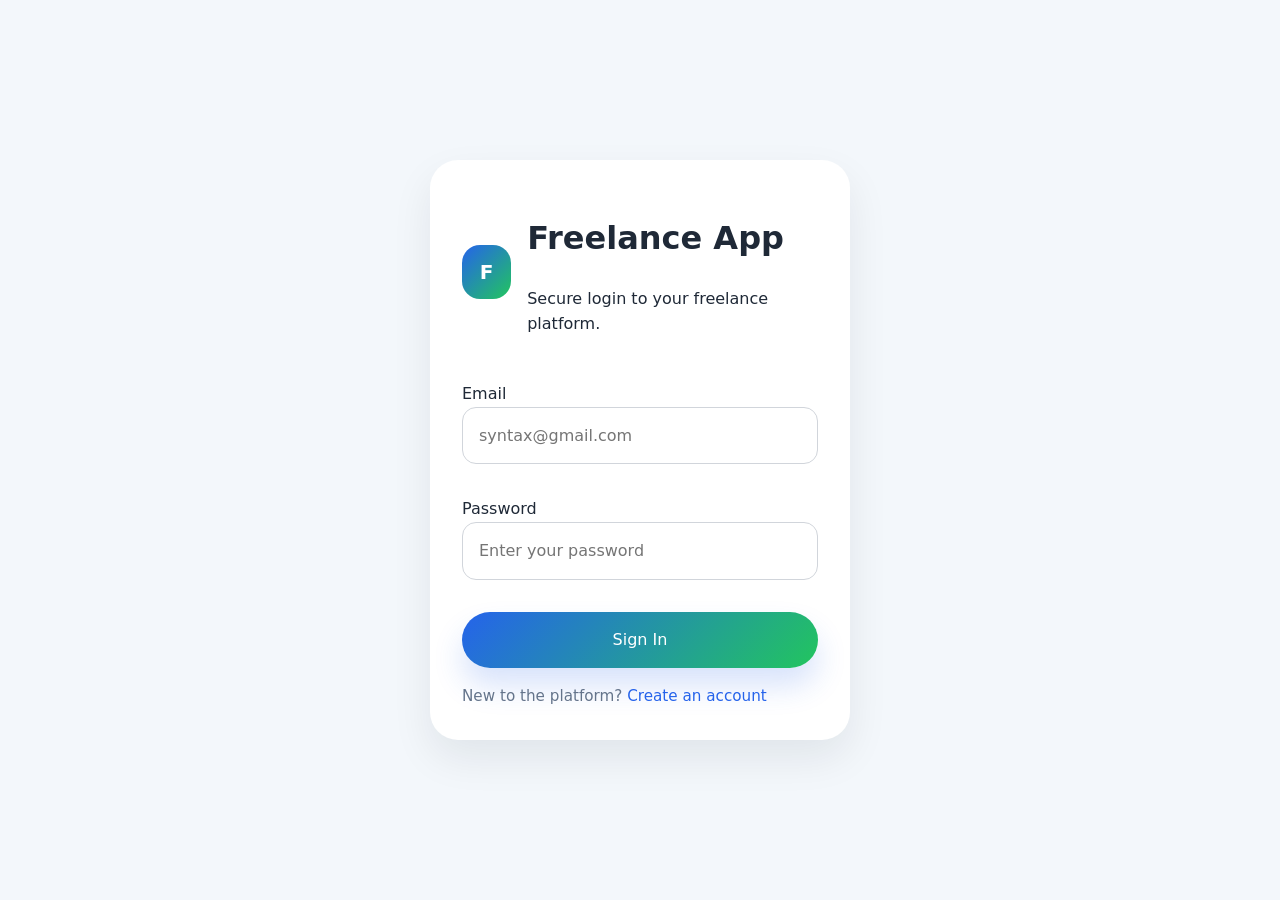
<file: src/main/resources/static/index.html>
<!DOCTYPE html>
<html lang="en">
<head>
  <meta charset="UTF-8" />
  <meta name="viewport" content="width=device-width, initial-scale=1.0" />
  <title>Login | Freelance Application Platform</title>
  <link rel="stylesheet" href="css/style.css" />
</head>
<body>
  <div class="auth-page">
    <div class="auth-card">
      <div class="brand-block">
        <div class="brand-mark">F</div>
        <div>
          <h1>Freelance App</h1>
          <p>Secure login to your freelance platform.</p>
        </div>
      </div>
      <form id="loginForm" class="auth-form">
        <div class="form-group">
          <label for="loginEmail">Email</label>
          <input type="email" id="loginEmail" placeholder="syntax@gmail.com" required />
        </div>
        <div class="form-group">
          <label for="loginPassword">Password</label>
          <input type="password" id="loginPassword" placeholder="Enter your password" required />
        </div>
        <button type="submit" class="btn btn-primary btn-block">Sign In</button>
        <p class="form-note">New to the platform? <a href="register.html">Create an account</a></p>
      </form>
    </div>
  </div>
  <script src="js/api.js"></script>
  <script src="js/main.js"></script>
  <script src="js/auth.js"></script>
</body>
</html>
</file>
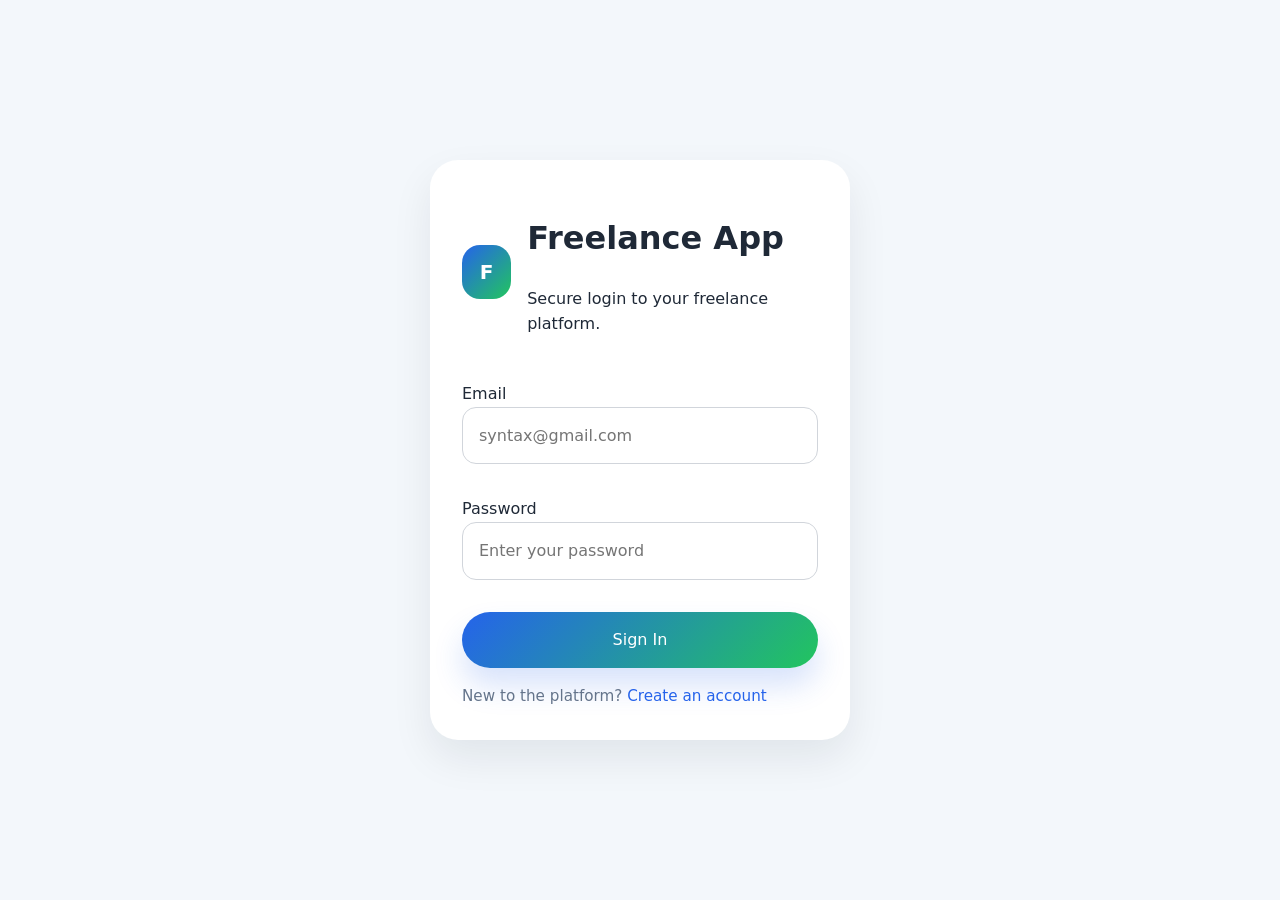
<file: src/main/resources/static/admin.html>
<!DOCTYPE html>
<html lang="en">
<htlm lang="sw">
<head>
  <meta charset="UTF-8" />
  <meta name="viewport" content="width=device-width, initial-scale=1.0" />
  <title>Admin Panel | Freelance Application Platform</title>
  <link rel="stylesheet" href="css/style.css" />
  <link rel="stylesheet" href="css/dashboard.css" />
</head>
<body>
  <div class="dashboard-shell">
    <aside class="sidebar" id="sidebar">
      <div class="brand-sidebar">
        <div class="brand-mark small">F</div>
        <div>
          <h2>Freelance App</h2>
          <p>Work, manage, connect.</p>
        </div>
      </div>
      <nav class="sidebar-nav">
        <a href="dashboard.html" class="nav-link">Dashboard</a>
        <a href="jobs.html" class="nav-link">Jobs</a>
        <a href="applications.html" class="nav-link">Applications</a>
        <a href="chat.html" class="nav-link">Chat</a>
        <a href="notifications.html" class="nav-link">Notifications</a>
        <a href="profile.html" class="nav-link">Profile</a>
        <a href="admin.html" class="nav-link active role-admin">Admin Panel</a>
      </nav>
    </aside>
    <div class="main-content">
      <header class="topbar">
        <button class="icon-btn sidebar-toggle" id="sidebarToggle">☰</button>
        <div class="topbar-title"><h1>Admin Panel</h1></div>
        <div class="topbar-actions">
          <div class="user-chip" id="userChip"></div>
          <button class="btn btn-secondary" id="logoutButton">Logout</button>
        </div>
      </header>
      <section class="dashboard-grid admin-grid">
        <div class="card stats-card">
          <h3>Total Users</h3>
          <p class="stat-number" id="adminUsersCount">0</p>
        </div>
        <div class="card stats-card">
          <h3>Active Jobs</h3>
          <p class="stat-number" id="adminJobsCount">0</p>
        </div>
        <div class="card stats-card">
          <h3>Pending Reports</h3>
          <p class="stat-number" id="adminReportsCount">0</p>
        </div>
      </section>
      <section class="content-section admin-section">
        <div class="section-header"><h2>Manage users</h2></div>
        <div class="admin-table card">
          <div class="table-headings">
            <span>Name</span>
            <span>Email</span>
            <span>Role</span>
            <span>Status</span>
          </div>
          <div id="adminUsersList"></div>
        </div>
      </section>
      <section class="content-section admin-section">
        <div class="section-header"><h2>Moderate jobs</h2></div>
        <div class="admin-table card">
          <div class="table-headings">
            <span>Job</span>
            <span>Client</span>
            <span>Category</span>
            <span>Action</span>
          </div>
          <div id="adminJobsList"></div>
        </div>
      </section>
    </div>
  </div>
  <script src="js/api.js"></script>
  <script src="js/main.js"></script>
  <script src="js/navigation.js"></script>
</body>
</html>
</file>
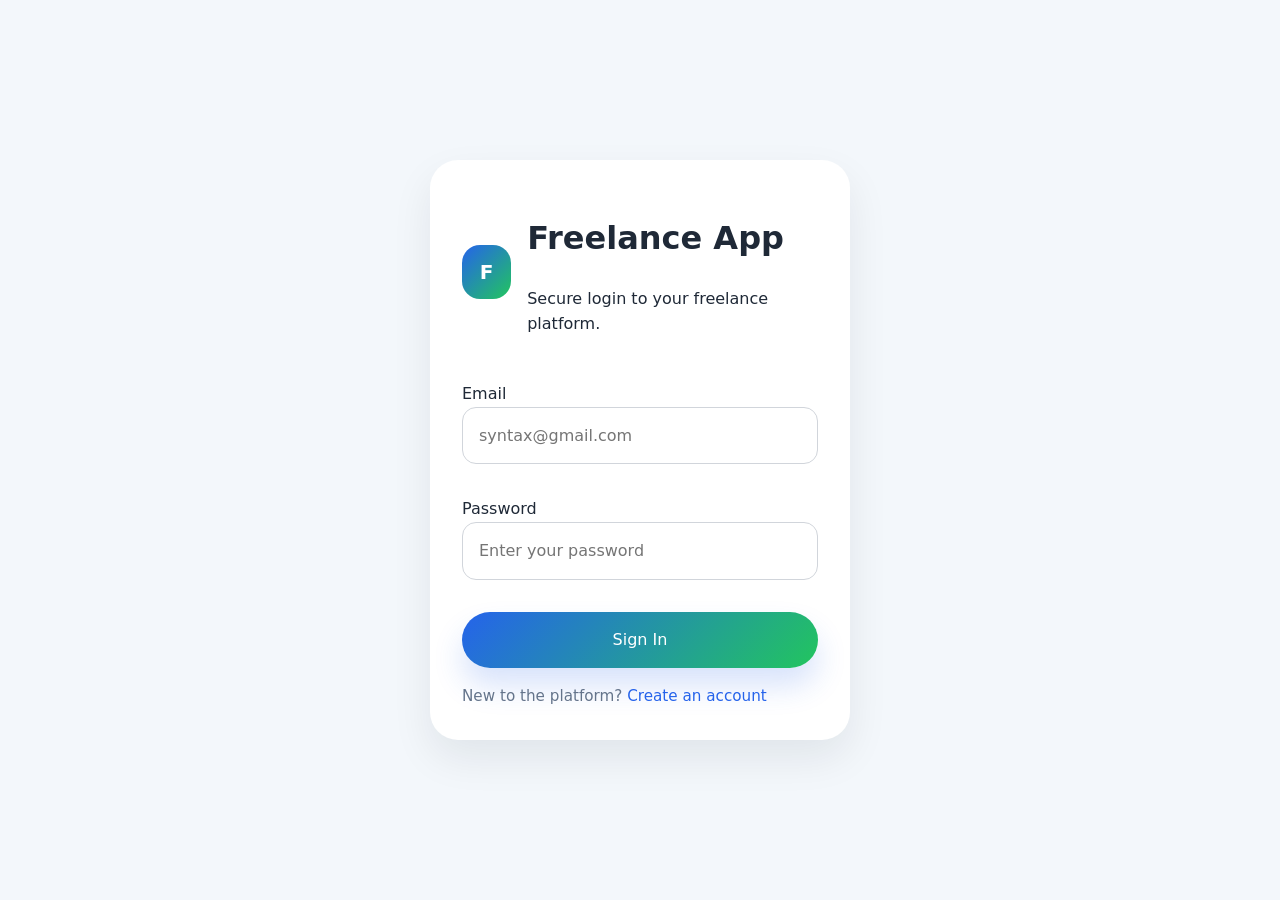
<file: src/main/resources/static/applications.html>
<!DOCTYPE html>
<html lang="en">
<head>
  <meta charset="UTF-8" />
  <meta name="viewport" content="width=device-width, initial-scale=1.0" />
  <title>Applications | Freelance Application Platform</title>
  <link rel="stylesheet" href="css/style.css" />
  <link rel="stylesheet" href="css/dashboard.css" />
</head>
<body>
  <div class="dashboard-shell">
    <aside class="sidebar" id="sidebar">
      <div class="brand-sidebar">
        <div class="brand-mark small">F</div>
        <div>
          <h2>Freelance App</h2>
          <p>Work, manage, connect.</p>
        </div>
      </div>
      <nav class="sidebar-nav">
        <a href="dashboard.html" class="nav-link">Dashboard</a>
        <a href="jobs.html" class="nav-link">Jobs</a>
        <a href="applications.html" class="nav-link active">Applications</a>
        <a href="chat.html" class="nav-link">Chat</a>
        <a href="notifications.html" class="nav-link">Notifications</a>
        <a href="profile.html" class="nav-link">Profile</a>
        <a href="admin.html" class="nav-link role-admin">Admin Panel</a>
      </nav>
    </aside>
    <div class="main-content">
      <header class="topbar">
        <button class="icon-btn sidebar-toggle" id="sidebarToggle">☰</button>
        <div class="topbar-title"><h1>Applications</h1></div>
        <div class="topbar-actions">
          <div class="user-chip" id="userChip"></div>
          <button class="btn btn-secondary" id="logoutButton">Logout</button>
        </div>
      </header>
      <section class="content-section">
        <div class="section-header">
          <div>
            <h2>Your applications</h2>
            <p>Track application status and next steps.</p>
          </div>
        </div>
        <div class="applications-table card">
          <div class="table-headings">
            <span>Job</span>
            <span>Client</span>
            <span>Date</span>
            <span>Status</span>
          </div>
          <div id="applicationsList"></div>
          <div class="empty-state" id="applicationsEmpty">No applications yet. Browse jobs to start applying.</div>
        </div>
      </section>
    </div>
  </div>
  <script src="js/api.js"></script>
  <script src="js/main.js"></script>
  <script src="js/navigation.js"></script>
</body>
</html>
</file>
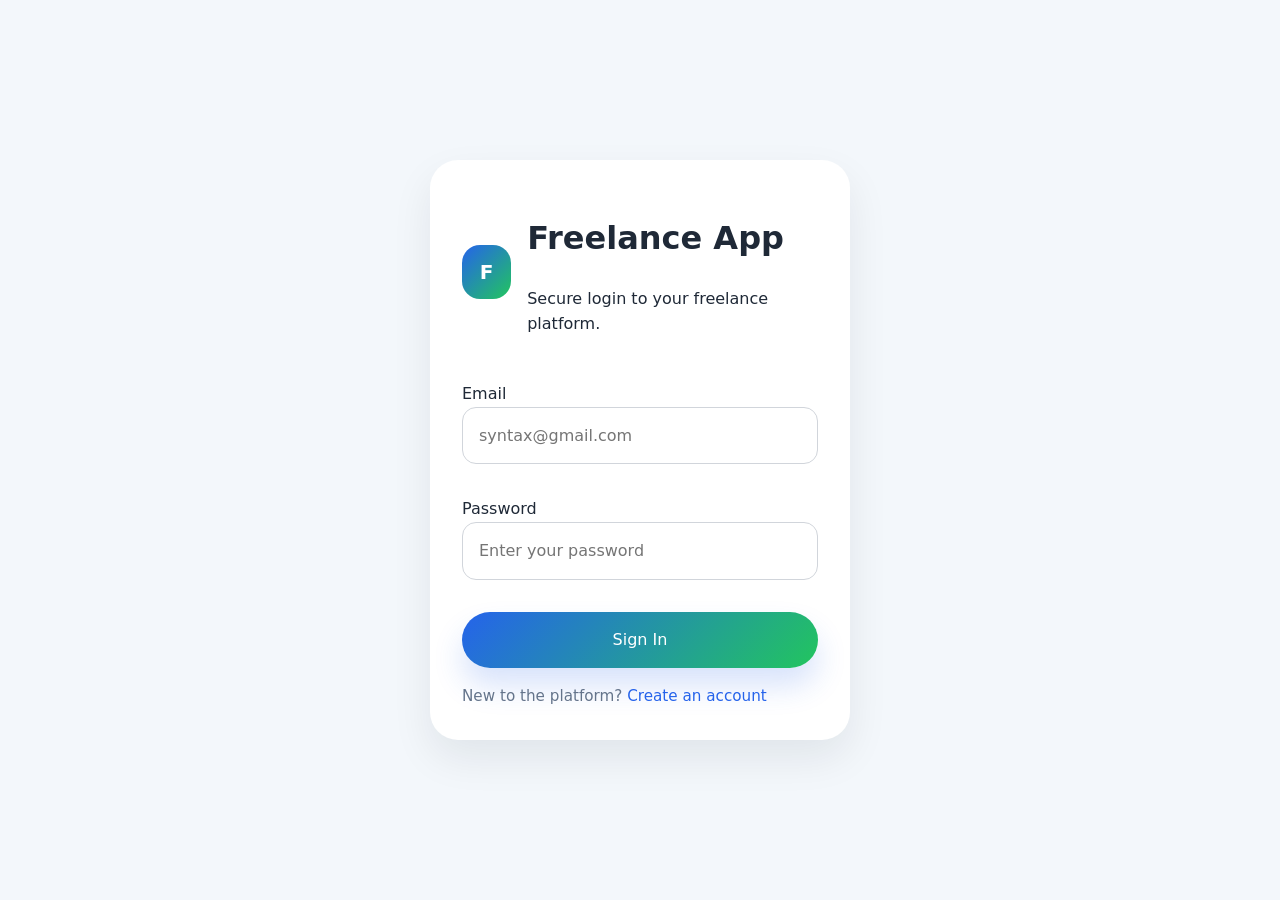
<file: src/main/resources/static/chat.html>
<!DOCTYPE html>
<html lang="en">
<head>
  <meta charset="UTF-8" />
  <meta name="viewport" content="width=device-width, initial-scale=1.0" />
  <title>Chat | Freelance Application Platform</title>
  <link rel="stylesheet" href="css/style.css" />
  <link rel="stylesheet" href="css/dashboard.css" />
  <link rel="stylesheet" href="css/chat.css" />
</head>
<body>
  <div class="dashboard-shell">
    <aside class="sidebar" id="sidebar">
      <div class="brand-sidebar">
        <div class="brand-mark small">F</div>
        <div>
          <h2>Freelance App</h2>
          <p>Work, manage, connect.</p>
        </div>
      </div>
      <nav class="sidebar-nav">
        <a href="dashboard.html" class="nav-link">Dashboard</a>
        <a href="jobs.html" class="nav-link">Jobs</a>
        <a href="applications.html" class="nav-link">Applications</a>
        <a href="chat.html" class="nav-link active">Chat</a>
        <a href="notifications.html" class="nav-link">Notifications</a>
        <a href="profile.html" class="nav-link">Profile</a>
        <a href="admin.html" class="nav-link role-admin">Admin Panel</a>
      </nav>
    </aside>
    <div class="main-content">
      <header class="topbar">
        <button class="icon-btn sidebar-toggle" id="sidebarToggle">☰</button>
        <div class="topbar-title"><h1>Chat</h1></div>
        <div class="topbar-actions">
          <div class="user-chip" id="userChip"></div>
          <button class="btn btn-secondary" id="logoutButton">Logout</button>
        </div>
      </header>
      <section class="content-section chat-shell">
        <aside class="chat-list card">
          <div class="chat-list-header">
            <h2>Conversations</h2>
          </div>
          <div id="conversationList"></div>
        </aside>
        <div class="chat-window card">
          <div class="chat-header">
            <div>
              <h2 id="activeConversationTitle">Select a conversation</h2>
              <p id="activeConversationStatus">Stay connected with your clients and freelancers.</p>
            </div>
          </div>
          <div class="messages-panel" id="messagePanel"></div>
          <form class="chat-input-form" id="chatForm">
            <input id="chatMessageInput" type="text" placeholder="Type your message..." autocomplete="off" />
            <button class="btn btn-primary" type="submit">Send</button>
          </form>
        </div>
      </section>
    </div>
  </div>
  <script src="js/api.js"></script>
  <script src="js/main.js"></script>
  <script src="js/navigation.js"></script>
  <script src="js/chat.js"></script>
</body>
</html>
</file>
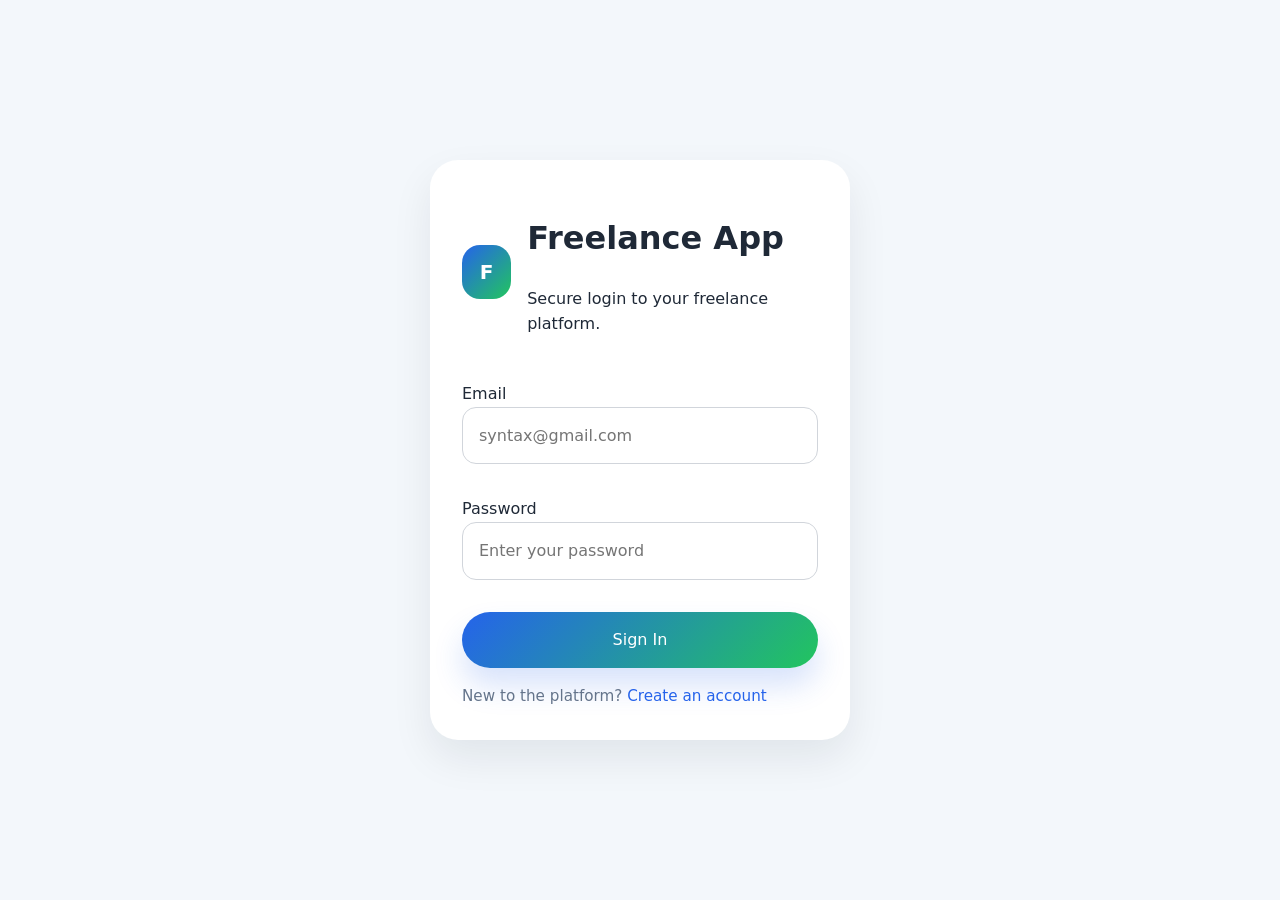
<file: src/main/resources/static/dashboard.html>
<!DOCTYPE html>
<html lang="en">
<head>
  <meta charset="UTF-8" />
  <meta name="viewport" content="width=device-width, initial-scale=1.0" />
  <title>Dashboard | Freelance Application Platform</title>
  <link rel="stylesheet" href="css/style.css" />
  <link rel="stylesheet" href="css/dashboard.css" />
</head>
<body>
  <div class="dashboard-shell">
    <aside class="sidebar" id="sidebar">
      <div class="brand-sidebar">
        <div class="brand-mark small">F</div>
        <div>
          <h2>Freelance App</h2>
          <p>Work, manage, connect.</p>
        </div>
      </div>
      <nav class="sidebar-nav">
        <a href="dashboard.html" class="nav-link active">Dashboard</a>
        <a href="jobs.html" class="nav-link">Jobs</a>
        <a href="applications.html" class="nav-link">Applications</a>
        <a href="chat.html" class="nav-link">Chat</a>
        <a href="notifications.html" class="nav-link">Notifications</a>
        <a href="profile.html" class="nav-link">Profile</a>
        <a href="admin.html" class="nav-link role-admin">Admin Panel</a>
      </nav>
    </aside>
    <div class="main-content">
      <header class="topbar">
        <button class="icon-btn sidebar-toggle" id="sidebarToggle">☰</button>
        <div class="topbar-title"><h1>Dashboard</h1></div>
        <div class="topbar-actions">
          <div class="user-chip" id="userChip"></div>
          <button class="btn btn-secondary" id="logoutButton">Logout</button>
        </div>
      </header>
      <section class="dashboard-grid">
        <div class="card stats-card">
          <h3>Open Jobs</h3>
          <p class="stat-number" id="statJobs">0</p>
          <span class="stat-note">Live opportunities for freelancers.</span>
        </div>
        <div class="card stats-card">
          <h3>Messages</h3>
          <p class="stat-number" id="statMessages">0</p>
          <span class="stat-note">Recent conversations waiting.</span>
        </div>
        <div class="card stats-card">
          <h3>Applications</h3>
          <p class="stat-number" id="statApplications">0</p>
          <span class="stat-note">Your active submissions.</span>
        </div>
        <div class="card stats-card">
          <h3>Notifications</h3>
          <p class="stat-number" id="statNotifications">0</p>
          <span class="stat-note">Updates and platform alerts.</span>
        </div>
      </section>
      <section class="content-section">
        <div class="section-header">
          <div>
            <h2>Platform insights</h2>
            <p>Quick actions and role-based highlights.</p>
          </div>
          <a href="jobs.html" class="btn btn-primary">Browse Jobs</a>
        </div>
        <div class="dashboard-cards">
          <div class="card overview-card role-freelancer">
            <h3>Stay competitive</h3>
            <p>Apply for new roles, update your profile, and keep your portfolio fresh.</p>
          </div>
          <div class="card overview-card role-client">
            <h3>Post a new job</h3>
            <p>Create listings, manage applicants, and keep your projects moving.</p>
          </div>
          <div class="card overview-card role-admin">
            <h3>Admin overview</h3>
            <p>Review reports, moderate content, and keep the marketplace safe.</p>
          </div>
        </div>
      </section>
    </div>
  </div>
  <script src="js/api.js"></script>
  <script src="js/main.js"></script>
  <script src="js/navigation.js"></script>
</body>
</html>
</file>
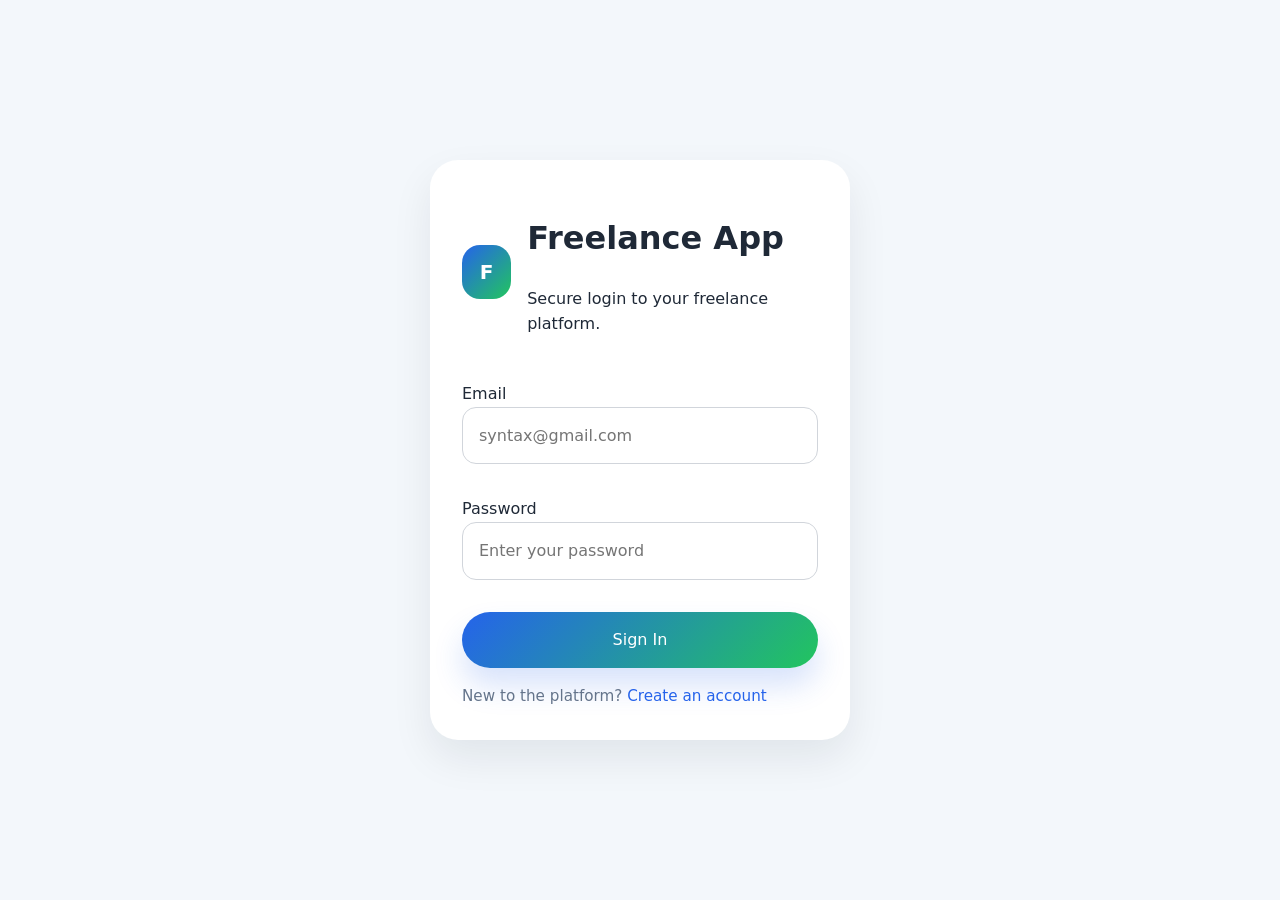
<file: src/main/resources/static/job-details.html>
<!DOCTYPE html>
<html lang="en">
<head>
  <meta charset="UTF-8" />
  <meta name="viewport" content="width=device-width, initial-scale=1.0" />
  <title>Job Details | Freelance Application Platform</title>
  <link rel="stylesheet" href="css/style.css" />
  <link rel="stylesheet" href="css/dashboard.css" />
  <link rel="stylesheet" href="css/jobs.css" />
</head>
<body>
  <div class="dashboard-shell">
    <aside class="sidebar" id="sidebar">
      <div class="brand-sidebar">
        <div class="brand-mark small">F</div>
        <div>
          <h2>Freelance App</h2>
          <p>Work, manage, connect.</p>
        </div>
      </div>
      <nav class="sidebar-nav">
        <a href="dashboard.html" class="nav-link">Dashboard</a>
        <a href="jobs.html" class="nav-link">Jobs</a>
        <a href="applications.html" class="nav-link">Applications</a>
        <a href="chat.html" class="nav-link">Chat</a>
        <a href="notifications.html" class="nav-link">Notifications</a>
        <a href="profile.html" class="nav-link">Profile</a>
        <a href="admin.html" class="nav-link role-admin">Admin Panel</a>
      </nav>
    </aside>
    <div class="main-content">
      <header class="topbar">
        <button class="icon-btn sidebar-toggle" id="sidebarToggle">☰</button>
        <div class="topbar-title"><h1>Job Details</h1></div>
        <div class="topbar-actions">
          <div class="user-chip" id="userChip"></div>
          <button class="btn btn-secondary" id="logoutButton">Logout</button>
        </div>
      </header>
      <section class="content-section">
        <div class="job-details-card card">
          <div class="job-summary">
            <h2 id="detailTitle">Loading job title...</h2>
            <span class="job-badge" id="detailType">Remote</span>
            <p class="job-meta" id="detailBudget">Budget: $0</p>
            <p class="job-description" id="detailDescription">Loading job description...</p>
            <p class="job-meta"><strong>Posted by:</strong> <span id="detailClient">Client account</span></p>
            <button class="btn btn-primary role-freelancer" id="applyJobButton">Apply Now</button>
            <p class="muted-text role-client">Clients cannot apply to their own postings.</p>
          </div>
        </div>
      </section>
      <section class="content-section">
        <div class="section-header">
          <div>
            <h2>Similar Roles</h2>
            <p>Explore related opportunities for your portfolio.</p>
          </div>
        </div>
        <div class="jobs-grid" id="similarJobs"></div>
      </section>
    </div>
  </div>
  <script src="js/api.js"></script>
  <script src="js/main.js"></script>
  <script src="js/navigation.js"></script>
  <script src="js/jobs.js"></script>
</body>
</html>
</file>
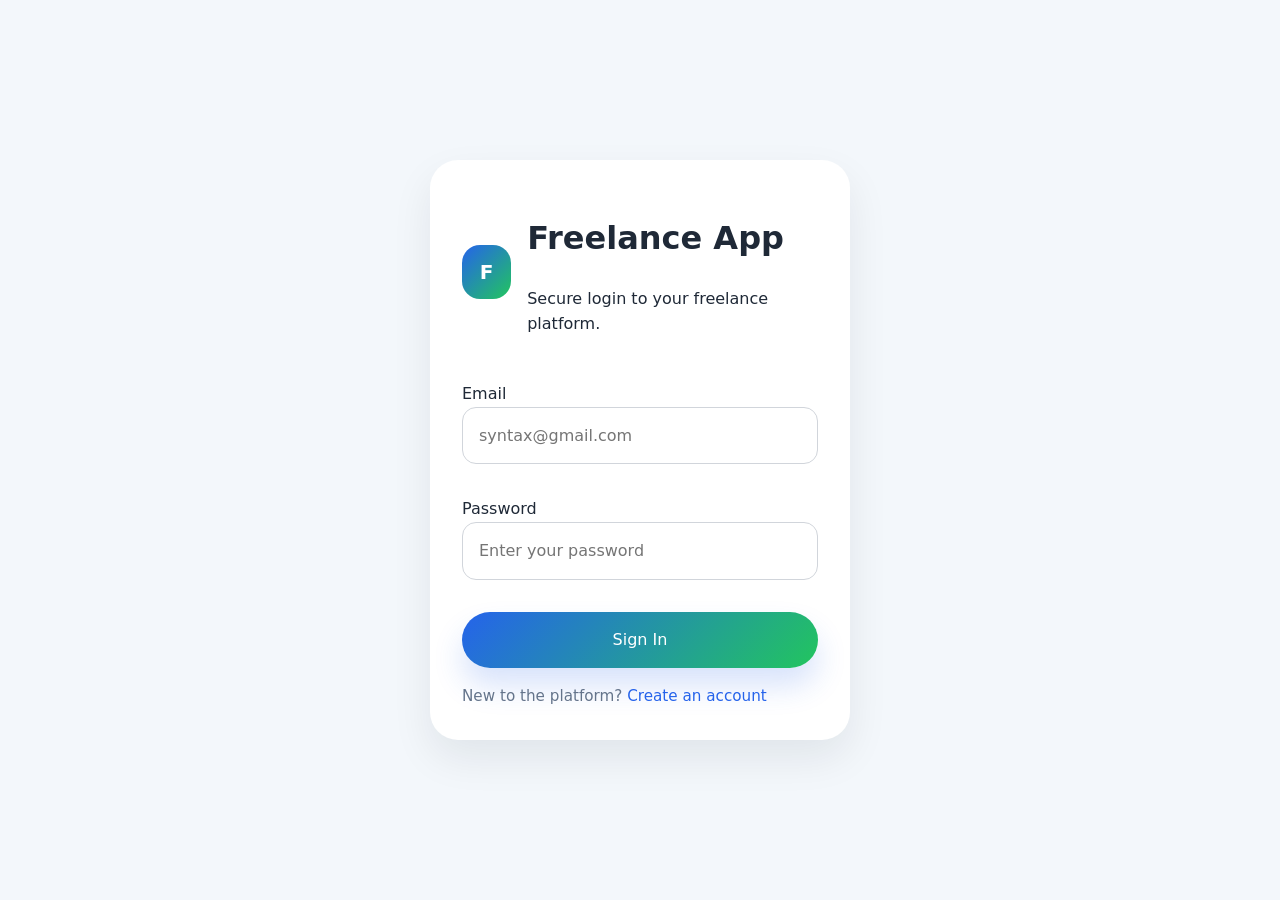
<file: src/main/resources/static/notifications.html>
<!DOCTYPE html>
<html lang="en">
<head>
  <meta charset="UTF-8" />
  <meta name="viewport" content="width=device-width, initial-scale=1.0" />
  <title>Notifications | Freelance Application Platform</title>
  <link rel="stylesheet" href="css/style.css" />
  <link rel="stylesheet" href="css/dashboard.css" />
</head>
<body>
  <div class="dashboard-shell">
    <aside class="sidebar" id="sidebar">
      <div class="brand-sidebar">
        <div class="brand-mark small">F</div>
        <div>
          <h2>Freelance App</h2>
          <p>Work, manage, connect.</p>
        </div>
      </div>
      <nav class="sidebar-nav">
        <a href="dashboard.html" class="nav-link">Dashboard</a>
        <a href="jobs.html" class="nav-link">Jobs</a>
        <a href="applications.html" class="nav-link">Applications</a>
        <a href="chat.html" class="nav-link">Chat</a>
        <a href="notifications.html" class="nav-link active">Notifications</a>
        <a href="profile.html" class="nav-link">Profile</a>
        <a href="admin.html" class="nav-link role-admin">Admin Panel</a>
      </nav>
    </aside>
    <div class="main-content">
      <header class="topbar">
        <button class="icon-btn sidebar-toggle" id="sidebarToggle">☰</button>
        <div class="topbar-title"><h1>Notifications</h1></div>
        <div class="topbar-actions">
          <div class="user-chip" id="userChip"></div>
          <button class="btn btn-secondary" id="logoutButton">Logout</button>
        </div>
      </header>
      <section class="content-section">
        <div class="section-header">
          <div>
            <h2>Recent updates</h2>
            <p>Keep track of alerts, new messages and status changes.</p>
          </div>
        </div>
        <div class="notifications-list card" id="notificationsList"></div>
      </section>
    </div>
  </div>
  <script src="js/api.js"></script>
  <script src="js/main.js"></script>
  <script src="js/navigation.js"></script>
</body>
</html>
</file>
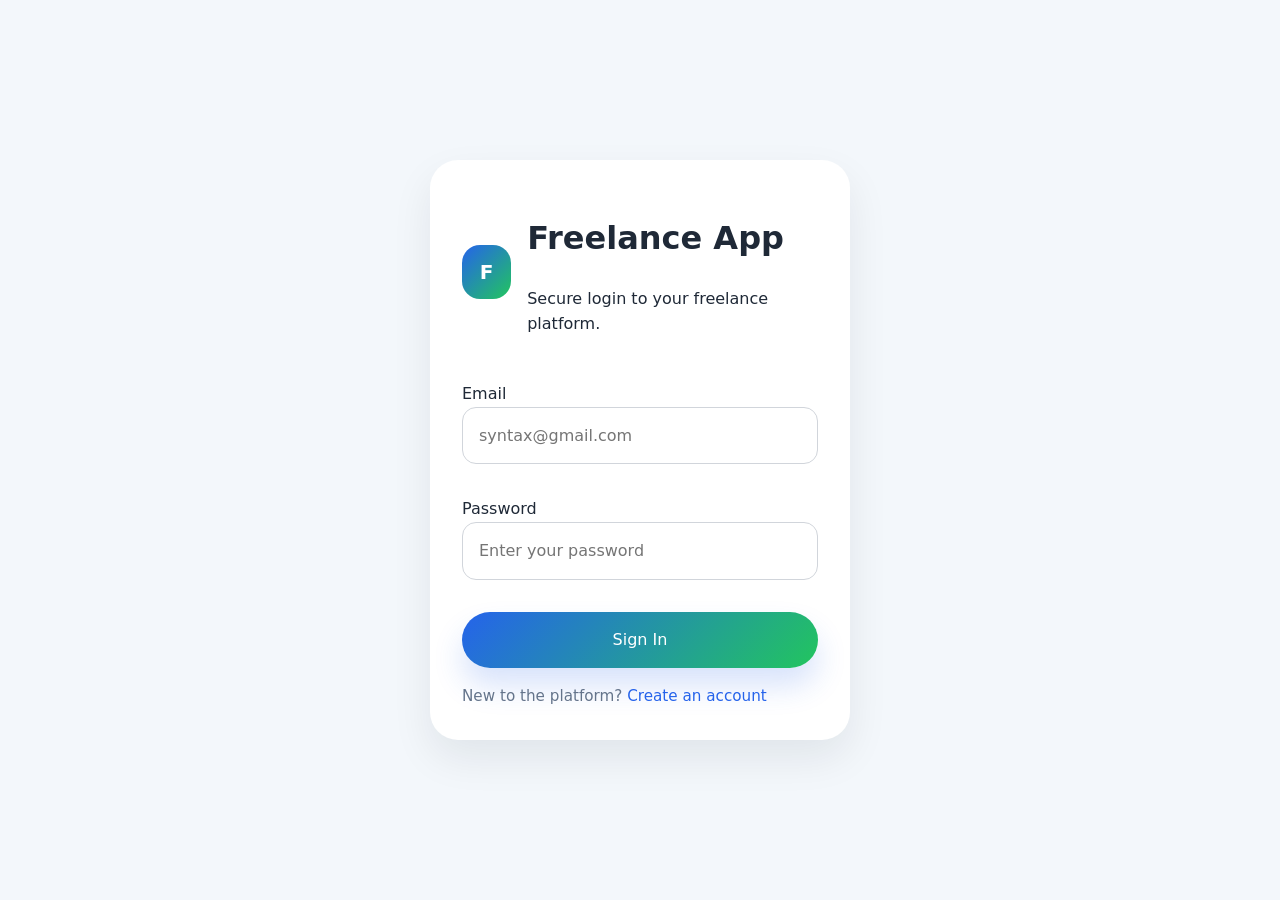
<file: src/main/resources/static/profile.html>
<!DOCTYPE html>
<html lang="en">
<head>
  <meta charset="UTF-8" />
  <meta name="viewport" content="width=device-width, initial-scale=1.0" />
  <title>Profile | Freelance Application Platform</title>
  <link rel="stylesheet" href="css/style.css" />
  <link rel="stylesheet" href="css/dashboard.css" />
</head>
<body>
  <div class="dashboard-shell">
    <aside class="sidebar" id="sidebar">
      <div class="brand-sidebar">
        <div class="brand-mark small">F</div>
        <div>
          <h2>Freelance App</h2>
          <p>Work, manage, connect.</p>
        </div>
      </div>
      <nav class="sidebar-nav">
        <a href="dashboard.html" class="nav-link">Dashboard</a>
        <a href="jobs.html" class="nav-link">Jobs</a>
        <a href="applications.html" class="nav-link">Applications</a>
        <a href="chat.html" class="nav-link">Chat</a>
        <a href="notifications.html" class="nav-link">Notifications</a>
        <a href="profile.html" class="nav-link active">Profile</a>
        <a href="admin.html" class="nav-link role-admin">Admin Panel</a>
      </nav>
    </aside>
    <div class="main-content">
      <header class="topbar">
        <button class="icon-btn sidebar-toggle" id="sidebarToggle">☰</button>
        <div class="topbar-title"><h1>Profile</h1></div>
        <div class="topbar-actions">
          <div class="user-chip" id="userChip"></div>
          <button class="btn btn-secondary" id="logoutButton">Logout</button>
        </div>
      </header>
      <section class="content-section profile-grid">
        <div class="card profile-card">
          <div class="profile-avatar-stack">
            <img id="profilePhoto" class="profile-photo" alt="" width="100" height="100" />
            <div id="profileAvatarLetter" class="profile-avatar">A</div>
          </div>
          <h2 id="profileName">User Name</h2>
          <p id="profileRole">Role</p>
          <p id="profileEmail">email@example.com</p>
          <div class="profile-photo-actions">
            <input type="file" id="profilePictureInput" accept="image/jpeg,image/png,image/gif,image/webp" hidden />
            <button type="button" class="btn btn-secondary" id="profilePictureUploadBtn">Add or change photo</button>
            <p class="muted-hint">JPEG, PNG, GIF, or WebP · max 3 MB</p>
          </div>
        </div>
        <div class="card profile-edit-card">
          <h2>Edit profile</h2>
          <form id="profileForm">
            <div class="form-group">
              <label for="profileNameInput">Full Name</label>
              <input type="text" id="profileNameInput" required />
            </div>
            <div class="form-group">
              <label for="profileEmailInput">Email</label>
              <input type="email" id="profileEmailInput" required />
            </div>
            <div class="form-group">
              <label for="profileAbout">About</label>
              <textarea id="profileAbout" rows="4"></textarea>
            </div>
            <button class="btn btn-primary" type="submit">Save Changes</button>
          </form>
        </div>
      </section>
    </div>
  </div>
  <script src="js/api.js"></script>
  <script src="js/main.js"></script>
  <script src="js/navigation.js"></script>
</body>
</html>
</file>
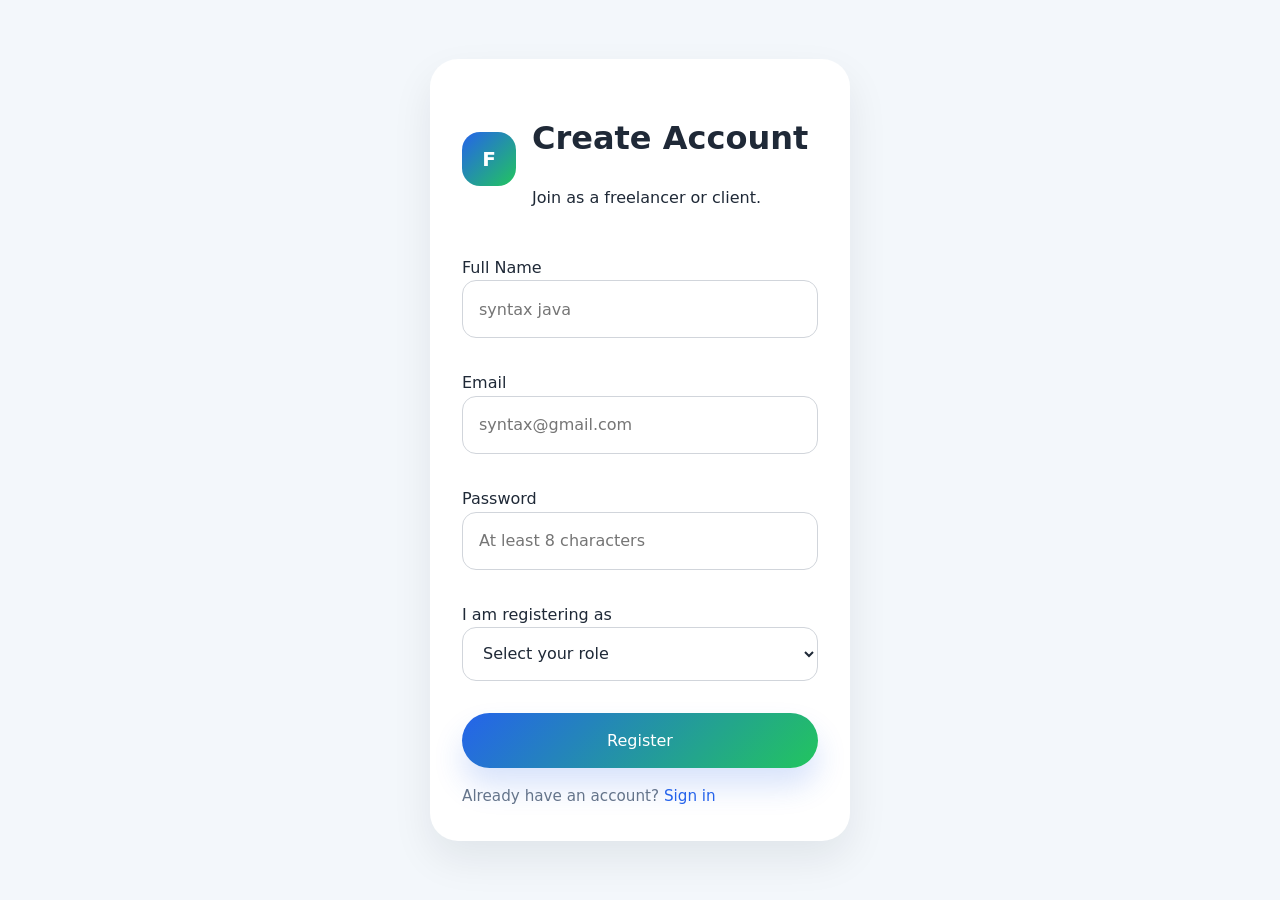
<file: src/main/resources/static/register.html>
<!DOCTYPE html>
<html lang="en">
<head>
  <meta charset="UTF-8" />
  <meta name="viewport" content="width=device-width, initial-scale=1.0" />
  <title>Register | Freelance Application Platform</title>
  <link rel="stylesheet" href="css/style.css" />
</head>
<body>
  <div class="auth-page">
    <div class="auth-card">
      <div class="brand-block">
        <div class="brand-mark">F</div>
        <div>
          <h1>Create Account</h1>
          <p>Join as a freelancer or client.</p>
        </div>
      </div>
      <form id="registerForm" class="auth-form">
        <div class="form-group">
          <label for="registerName">Full Name</label>
          <input type="text" id="registerName" placeholder="syntax java" required />
        </div>
        <div class="form-group">
          <label for="registerEmail">Email</label>
          <input type="email" id="registerEmail" placeholder="syntax@gmail.com" required />
        </div>
        <div class="form-group">
          <label for="registerPassword">Password</label>
          <input type="password" id="registerPassword" placeholder="At least 8 characters" minlength="8" required />
        </div>
        <div class="form-group">
          <label for="registerRole">I am registering as</label>
          <select id="registerRole" required>
            <option value="" disabled selected>Select your role</option>
            <option value="freelancer">Freelancer</option>
            <option value="client">Client</option>
          </select>
        </div>
        <button type="submit" class="btn btn-primary btn-block">Register</button>
        <p class="form-note">Already have an account? <a href="index.html">Sign in</a></p>
      </form>
    </div>
  </div>
  <script src="js/api.js"></script>
  <script src="js/main.js"></script>
  <script src="js/auth.js"></script>
</body>
</html>
</file>
<file: src/main/resources/static/css/style.css>
:root {
  --bg: #f3f7fb;
  --surface: #ffffff;
  --surface-soft: #eef3f7;
  --text: #1f2937;
  --muted: #64748b;
  --primary: #2563eb;
  --primary-soft: #bfdbfe;
  --success: #16a34a;
  --warning: #f59e0b;
  --danger: #ef4444;
  --border: #d1d5db;
  --shadow: 0 18px 40px rgba(15, 23, 42, 0.08);
  --radius: 18px;
}

* {
  box-sizing: border-box;
}

html,
body {
  margin: 0;
  min-height: 100%;
  font-family: Inter, system-ui, -apple-system, BlinkMacSystemFont, "Segoe UI", sans-serif;
  background: var(--bg);
  color: var(--text);
}

body {
  line-height: 1.6;
}

a {
  color: var(--primary);
  text-decoration: none;
}

a:hover {
  text-decoration: underline;
}

button,
input,
select,
textarea {
  font: inherit;
}

button {
  cursor: pointer;
}

img {
  max-width: 100%;
}

.btn {
  border: none;
  border-radius: 999px;
  padding: 0.95rem 1.35rem;
  display: inline-flex;
  align-items: center;
  justify-content: center;
  gap: 0.5rem;
  transition: transform 0.2s ease, box-shadow 0.2s ease;
}

.btn:hover {
  transform: translateY(-1px);
}

.btn-primary {
  background: linear-gradient(135deg, #2563eb 0%, #22c55e 100%);
  color: #fff;
  box-shadow: 0 18px 30px rgba(37, 99, 235, 0.18);
}

.btn-secondary {
  background: #ffffff;
  color: var(--text);
  border: 1px solid var(--border);
}

.btn-block {
  width: 100%;
}

.card {
  background: var(--surface);
  border: 1px solid rgba(148, 163, 184, 0.18);
  border-radius: var(--radius);
  padding: 1.75rem;
  box-shadow: var(--shadow);
}

input,
select,
textarea {
  width: 100%;
  border: 1px solid var(--border);
  border-radius: 14px;
  padding: 0.95rem 1rem;
  background: #fff;
  color: var(--text);
  outline: none;
  transition: border-color 0.2s ease, box-shadow 0.2s ease;
}

input:focus,
select:focus,
textarea:focus {
  border-color: rgba(37, 99, 235, 0.5);
  box-shadow: 0 0 0 4px rgba(37, 99, 235, 0.08);
}

.form-group {
  margin-bottom: 1rem;
}

.form-row {
  display: grid;
  gap: 1rem;
  grid-template-columns: repeat(2, 1fr);
}

textarea {
  min-height: 130px;
}

.auth-page {
  min-height: 100vh;
  display: grid;
  place-items: center;
  padding: 2rem;
}

.auth-card {
  max-width: 420px;
  width: 100%;
  padding: 2rem;
  border-radius: 28px;
  box-shadow: var(--shadow);
  background: var(--surface);
}

.brand-block {
  display: flex;
  align-items: center;
  gap: 1rem;
  margin-bottom: 1.75rem;
}

.brand-mark {
  width: 54px;
  height: 54px;
  border-radius: 18px;
  display: grid;
  place-items: center;
  background: linear-gradient(135deg, #2563eb 0%, #22c55e 100%);
  color: #fff;
  font-weight: 700;
  font-size: 1.25rem;
}

.brand-mark.small {
  width: 48px;
  height: 48px;
}

.auth-form h1,
.auth-form p {
  margin: 0;
}

.auth-form {
  display: grid;
  gap: 1rem;
}

.form-note {
  font-size: 0.95rem;
  color: var(--muted);
}

.form-note a {
  color: var(--primary);
}

.dashboard-shell {
  display: grid;
  grid-template-columns: 280px 1fr;
  min-height: 100vh;
}

.main-content {
  padding: 1.75rem;
}

.topbar {
  display: flex;
  gap: 1rem;
  align-items: center;
  justify-content: space-between;
  margin-bottom: 1.75rem;
}

.topbar-title h1 {
  margin: 0;
  font-size: 1.5rem;
}

.topbar-actions {
  display: flex;
  align-items: center;
  gap: 0.75rem;
}

.user-chip {
  background: var(--surface-soft);
  border-radius: 999px;
  padding: 0.75rem 1rem;
  color: var(--text);
}

.icon-btn {
  background: var(--surface);
  border: 1px solid var(--border);
  border-radius: 14px;
  padding: 0.75rem 0.95rem;
}

.sidebar {
  background: var(--surface);
  border-right: 1px solid rgba(148, 163, 184, 0.16);
  padding: 2rem 1.5rem;
  display: flex;
  flex-direction: column;
  gap: 1.75rem;
}

.brand-sidebar {
  display: flex;
  gap: 1rem;
  align-items: center;
}

.sidebar-nav {
  display: grid;
  gap: 0.65rem;
}

.nav-link {
  display: block;
  padding: 0.95rem 1rem;
  border-radius: 16px;
  color: var(--text);
  border: 1px solid transparent;
  transition: background 0.2s ease, border-color 0.2s ease;
}

.nav-link:hover,
.nav-link.active {
  background: var(--surface-soft);
  border-color: rgba(37, 99, 235, 0.12);
}

.section-header {
  display: flex;
  align-items: flex-end;
  justify-content: space-between;
  gap: 1rem;
  margin-bottom: 1.5rem;
}

.section-header h2 {
  margin: 0;
}

.section-header p {
  margin: 0.35rem 0 0;
  color: var(--muted);
}

.stats-card {
  min-height: 150px;
}

.stat-number {
  font-size: 2.35rem;
  margin: 0.75rem 0 0.5rem;
}

.stat-note {
  color: var(--muted);
}

.dashboard-grid {
  display: grid;
  gap: 1.5rem;
  grid-template-columns: repeat(4, minmax(180px, 1fr));
}

.dashboard-cards {
  display: grid;
  gap: 1.25rem;
  grid-template-columns: repeat(3, minmax(220px, 1fr));
}

.overview-card {
  min-height: 170px;
}

.job-badge {
  display: inline-flex;
  align-items: center;
  gap: 0.4rem;
  background: rgba(37, 99, 235, 0.12);
  color: #1d4ed8;
  border-radius: 999px;
  padding: 0.5rem 0.85rem;
  margin-top: 0.9rem;
}

.job-description,
.muted-text {
  color: var(--muted);
}

.job-description {
  margin: 1rem 0;
}

.jobs-grid,
.notifications-list,
.chat-list,
.admin-table,
.applications-table {
  display: grid;
  gap: 1rem;
}

.jobs-grid {
  grid-template-columns: repeat(auto-fit, minmax(280px, 1fr));
}

.notifications-list .notification-item,
.applications-table .table-row,
.admin-table .table-row,
.chat-list .chat-item {
  padding: 1rem;
  border-radius: 18px;
  background: var(--surface-soft);
}

.table-headings,
.table-row {
  display: grid;
  grid-template-columns: 3fr 2fr 2fr 2fr;
  gap: 1rem;
  align-items: center;
}

.table-headings {
  padding: 1rem;
  font-weight: 700;
  color: var(--muted);
}

.table-row span,
.table-row .status-pill,
.notification-item p,
.chat-item p {
  margin: 0;
}

.status-pill {
  display: inline-flex;
  align-items: center;
  justify-content: center;
  padding: 0.5rem 0.75rem;
  border-radius: 999px;
  font-size: 0.9rem;
  color: #fff;
}

.status-pending {
  background: #fbbf24;
}

.status-accepted {
  background: #16a34a;
}

.status-rejected {
  background: #ef4444;
}

.status-withdrawn {
  background: #64748b;
  color: #fff;
}

.empty-state {
  padding: 1.5rem;
  border-radius: 18px;
  background: var(--surface-soft);
  color: var(--muted);
  text-align: center;
}

.toast {
  position: fixed;
  right: 1.5rem;
  bottom: 1.5rem;
  min-width: 260px;
  border-radius: 18px;
  padding: 1rem 1.25rem;
  background: rgba(15, 23, 42, 0.95);
  color: #fff;
  box-shadow: 0 20px 40px rgba(15, 23, 42, 0.3);
  z-index: 100;
  opacity: 0;
  transform: translateY(20px);
  transition: opacity 0.25s ease, transform 0.25s ease;
}

.toast.show {
  opacity: 1;
  transform: translateY(0);
}

.toast.success {
  background: #16a34a;
}

.toast.error {
  background: #ef4444;
}

.role-admin,
.role-freelancer,
.role-client {
  display: none;
}

@media (max-width: 1080px) {
  .dashboard-shell {
    grid-template-columns: 240px 1fr;
  }
}

@media (max-width: 860px) {
  .dashboard-shell {
    grid-template-columns: 1fr;
  }

  .sidebar {
    position: fixed;
    inset: 0 auto auto 0;
    width: 280px;
    transform: translateX(-100%);
    transition: transform 0.25s ease;
    z-index: 50;
    height: 100vh;
  }

  .sidebar.open {
    transform: translateX(0);
  }

  .main-content {
    padding: 1.5rem;
  }

  .topbar {
    flex-wrap: wrap;
  }

  .section-header {
    flex-direction: column;
    align-items: flex-start;
  }

  .form-row {
    grid-template-columns: 1fr;
  }

  .dashboard-grid,
  .dashboard-cards {
    grid-template-columns: 1fr;
  }
}

@media (max-width: 640px) {
  .auth-card,
  .card {
    border-radius: 24px;
  }

  .topbar-actions {
    flex-wrap: wrap;
  }

  .topbar-actions button,
  .topbar-actions .user-chip {
    width: 100%;
  }
}
</file>
<file: src/main/resources/static/css/dashboard.css>
.content-section {
  margin-bottom: 1.75rem;
}

.job-details-card {
  display: grid;
  gap: 1.5rem;
}

.job-summary h2 {
  margin: 0;
}

.job-meta {
  color: var(--muted);
  margin: 0.85rem 0;
}

.post-job-card {
  padding: 1.75rem;
}

.job-form {
  display: grid;
  gap: 1rem;
}

.job-form input,
.job-form textarea {
  background: #f8fbff;
}

.job-form button {
  align-self: flex-start;
}

.profile-grid {
  display: grid;
  gap: 1.5rem;
  grid-template-columns: 320px 1fr;
}

.profile-card,
.profile-edit-card {
  min-height: 260px;
}

.profile-avatar-stack {
  position: relative;
  width: 100px;
  height: 100px;
  margin-bottom: 1rem;
}

.profile-photo {
  width: 100px;
  height: 100px;
  border-radius: 24px;
  object-fit: cover;
  display: none;
  border: 2px solid var(--border, #d1d5db);
}

.profile-avatar {
  width: 100px;
  height: 100px;
  border-radius: 24px;
  display: grid;
  place-items: center;
  background: linear-gradient(135deg, #2563eb 0%, #22c55e 100%);
  color: #fff;
  font-size: 2rem;
}

.profile-photo-actions {
  margin-top: 1rem;
}

.profile-photo-actions .muted-hint {
  margin: 0.5rem 0 0;
  font-size: 0.85rem;
  color: var(--muted);
}

.user-chip-avatar {
  width: 28px;
  height: 28px;
  border-radius: 50%;
  object-fit: cover;
  vertical-align: middle;
  margin-right: 0.35rem;
}

.profile-edit-card .form-group {
  margin-bottom: 1rem;
}

.applications-table {
  min-height: 240px;
}

.applications-table .table-row {
  padding: 1rem;
  background: var(--surface);
}

.admin-grid {
  grid-template-columns: repeat(3, minmax(200px, 1fr));
}

.admin-section {
  margin-top: 1rem;
}

.admin-table {
  padding: 0;
}

.admin-table .table-row {
  padding: 1rem;
}

.admin-table .table-row span:last-child {
  justify-self: start;
}

.admin-table button {
  padding: 0.65rem 1rem;
}

.notifications-list {
  display: grid;
}

.notification-item {
  display: grid;
  gap: 0.35rem;
}

.notification-item h3 {
  margin: 0;
}

.chat-shell {
  display: grid;
  grid-template-columns: 320px 1fr;
  gap: 1.5rem;
}

.chat-list {
  padding: 1rem;
}

.chat-window {
  display: grid;
  gap: 1rem;
  padding: 1rem;
}

.chat-header {
  border-bottom: 1px solid rgba(148, 163, 184, 0.18);
  padding-bottom: 1rem;
}

.messages-panel {
  min-height: 420px;
  overflow-y: auto;
  display: grid;
  gap: 0.75rem;
}

.chat-input-form {
  display: grid;
  grid-template-columns: 1fr auto;
  gap: 0.75rem;
}

@media (max-width: 860px) {
  .profile-grid,
  .admin-grid,
  .chat-shell {
    grid-template-columns: 1fr;
  }
}
</file>
<file: src/main/resources/static/css/chat.css>
.chat-item {
  display: grid;
  gap: 0.45rem;
  cursor: pointer;
}

.chat-item.active {
  background: rgba(37, 99, 235, 0.1);
}

.chat-item h3 {
  margin: 0;
}

.chat-item p {
  color: var(--muted);
}

.message-bubble {
  max-width: 75%;
  padding: 1rem;
  border-radius: 22px;
  display: inline-flex;
  line-height: 1.4;
}

.message-bubble.sent {
  background: #2563eb;
  color: #fff;
  justify-self: end;
  border-bottom-right-radius: 6px;
}

.message-bubble.received {
  background: #eef3ff;
  color: var(--text);
  justify-self: start;
  border-bottom-left-radius: 6px;
}

.message-item {
  display: grid;
}
</file>
<file: src/main/resources/static/css/jobs.css>
.job-card {
  padding: 1.5rem;
  transition: transform 0.2s ease, box-shadow 0.2s ease;
}

.job-card:hover {
  transform: translateY(-4px);
  box-shadow: 0 24px 50px rgba(15, 23, 42, 0.12);
}

.job-card h3 {
  margin: 0 0 0.75rem;
}

.job-card p {
  margin: 0.55rem 0;
  color: var(--muted);
}

.job-meta-row {
  display: flex;
  align-items: center;
  justify-content: space-between;
  gap: 1rem;
  flex-wrap: wrap;
  margin-top: 1rem;
}

.job-meta-row span {
  font-size: 0.95rem;
  color: var(--muted);
}

.job-actions {
  display: flex;
  gap: 0.75rem;
  flex-wrap: wrap;
  margin-top: 1rem;
}

.job-actions .btn {
  min-width: 120px;
}

.job-item-logo {
  width: 44px;
  height: 44px;
  border-radius: 16px;
  background: rgba(37, 99, 235, 0.12);
  display: grid;
  place-items: center;
  font-weight: 700;
  color: #1d4ed8;
}

.similar-job-card {
  width: 100%;
}

.post-job-card .job-form {
  grid-template-columns: 1fr;
}

.post-job-card input,
.post-job-card textarea {
  background: var(--surface);
}
</file>
